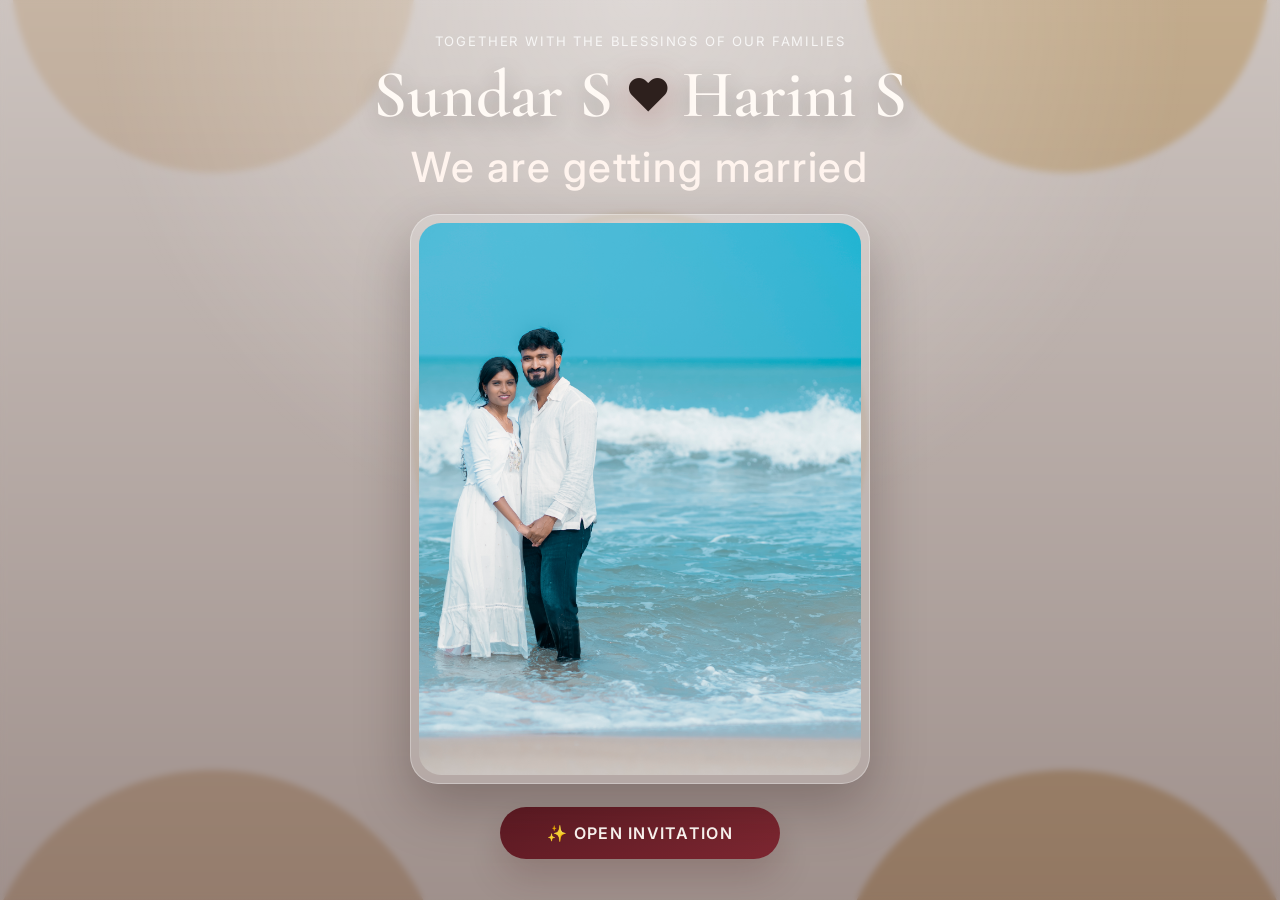
<file: index.html>
<!DOCTYPE html>
<html lang="en">
  <head>
    <meta charset="UTF-8" />
    <meta name="viewport" content="width=device-width, initial-scale=1.0" />
    <meta
      name="description"
      content="You're invited to celebrate our special day on 13 November 2026 in Madurai."
    />
    <meta property="og:title" content="Sundar S ❤️ Harini S — Wedding Invitation" />
    <meta
      property="og:description"
      content="You're invited to celebrate our special day on 13 November 2026 in Madurai."
    />
    <meta property="og:image" content="assets/images/couple.svg" />
    <meta property="og:url" content="https://example.com" />
    <meta property="og:type" content="website" />
    <title>Sundar S ❤️ Harini S — Wedding Invitation</title>
    <link rel="icon" type="image/svg+xml" href="assets/favicon.svg" />
    <link rel="preconnect" href="https://fonts.googleapis.com" />
    <link rel="preconnect" href="https://fonts.gstatic.com" crossorigin />
    <link
      href="https://fonts.googleapis.com/css2?family=Cormorant+Garamond:wght@400;500;600;700&family=Inter:wght@400;500;600;700&display=swap"
      rel="stylesheet"
    />
    <link rel="stylesheet" href="css/style.css" />
  </head>
  <body class="page-opening" data-page="opening">
    <div class="opening-screen" aria-label="Wedding opening page">
      <div class="background-blur" aria-hidden="true"></div>
      <div class="opening-content">
        <p class="subtitle">Together with the blessings of our families</p>

        <div class="names-wrap" aria-label="Couple names">
          <span class="name-card" data-config="groomName">Sundar S</span>
          <span class="heart-separator" aria-hidden="true">❤️</span>
          <span class="name-card" data-config="brideName">Harini S</span>
        </div>

        <h1 class="wedding-heading">We are getting married</h1>

        <div class="photo-frame">
          <img src="assets/images/couple.jpg" data-image-config="couple" alt="Sundar and Harini smiling together" class="opening-photo" />
        </div>

        <button id="openInvitationBtn" class="primary-btn open-btn" type="button" aria-label="Open invitation">
          ✨ OPEN INVITATION
        </button>
      </div>
    </div>

    <script src="js/config.js"></script>
    <script src="js/script.js"></script>
  </body>
</html>
</file>
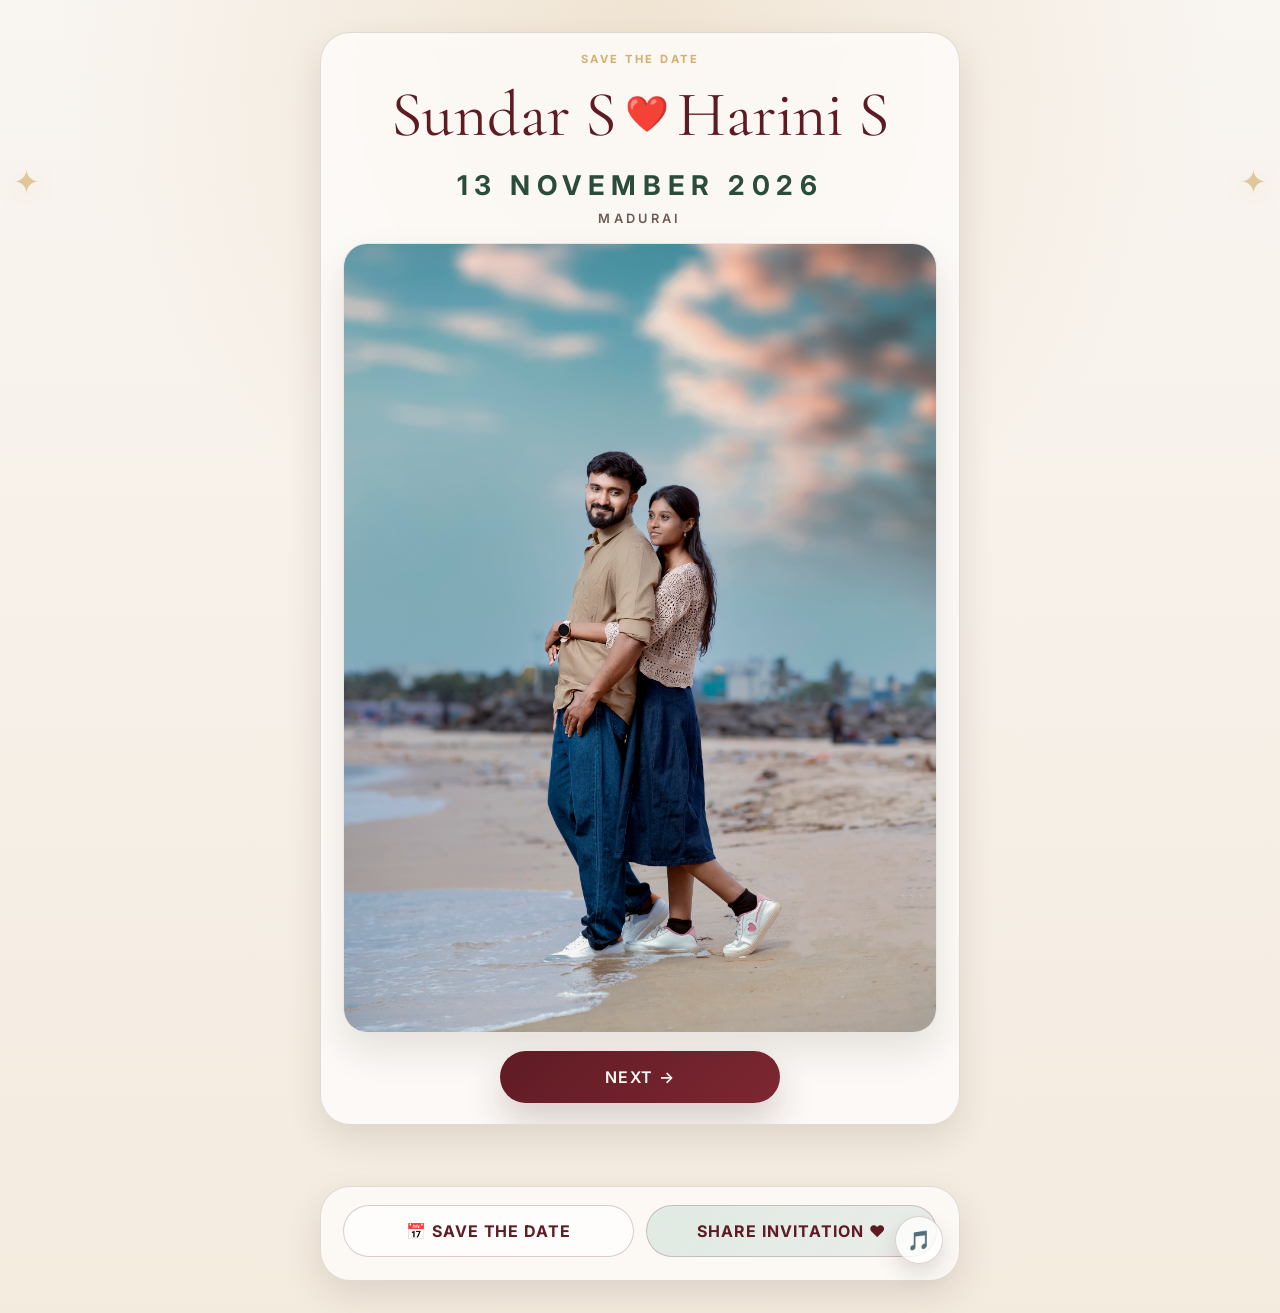
<file: invitation.html>
<!DOCTYPE html>
<html lang="en">
  <head>
    <meta charset="UTF-8" />
    <meta name="viewport" content="width=device-width, initial-scale=1.0" />
    <meta
      name="description"
      content="You're invited to celebrate our special day on 13 November 2026 in Madurai."
    />
    <meta property="og:title" content="Sundar S ❤️ Harini S — Wedding Invitation" />
    <meta
      property="og:description"
      content="You're invited to celebrate our special day on 13 November 2026 in Madurai."
    />
    <meta property="og:image" content="assets/images/couple.svg" />
    <meta property="og:url" content="https://example.com" />
    <meta property="og:type" content="website" />
    <title>Sundar S ❤️ Harini S — Wedding Invitation</title>
    <link rel="icon" type="image/svg+xml" href="assets/favicon.svg" />
    <link rel="preconnect" href="https://fonts.googleapis.com" />
    <link rel="preconnect" href="https://fonts.gstatic.com" crossorigin />
    <link
      href="https://fonts.googleapis.com/css2?family=Cormorant+Garamond:wght@400;500;600;700&family=Inter:wght@400;500;600;700&display=swap"
      rel="stylesheet"
    />
    <link rel="stylesheet" href="css/style.css" />
  </head>
  <body class="page-invitation" data-page="invitation">
    <div class="decor decor-left" aria-hidden="true">✦</div>
    <div class="decor decor-right" aria-hidden="true">✦</div>

    <main class="invitation-page">
      <section class="section-card reveal-section is-visible">
        <p class="section-tag">SAVE THE DATE</p>

        <div class="names-block" aria-label="Couple names">
          <span data-config="groomName">Sundar S</span>
          <span class="heart-inline" aria-hidden="true">❤️</span>
          <span data-config="brideName">Harini S</span>
        </div>

        <div class="date-block">
          <p class="date-line">13 NOVEMBER 2026</p>
          <p class="location-line">MADURAI</p>
        </div>

        <div class="photo-wrap">
          <img src="assets/images/couple2.jpg" data-image-config="secondaryCouple" alt="Sundar and Harini in a romantic portrait" class="invitation-photo" />
        </div>

        <div class="primary-actions">
          <button class="primary-btn next-button" type="button" data-next-target="#locationSection">
            NEXT →
          </button>
        </div>
      </section>

      <section id="locationSection" class="section-card reveal-section">
        <p class="section-tag">JOIN US</p>
        <h2 class="section-heading">Wedding Venue</h2>

        <div class="venue-card">
          <p class="venue-name" data-config="venueName">YOUR VENUE</p>
          <p class="venue-address" data-config="venueAddress">MADURAI, TAMIL NADU</p>
        </div>

        <div class="primary-actions">
          <a
            id="mapsLink"
            class="primary-btn maps-btn"
            href="https://maps.google.com/?q=Madurai+Tamil+Nadu"
            target="_blank"
            rel="noopener noreferrer"
            aria-label="Open wedding venue in Google Maps"
          >
            📍 OPEN GOOGLE MAPS
          </a>
        </div>

        <div class="primary-actions">
          <button class="primary-btn next-button" type="button" data-next-target="#countdownSection">
            NEXT →
          </button>
        </div>
      </section>

      <section id="countdownSection" class="section-card reveal-section">
        <p class="section-tag">COUNTING DOWN</p>
        <h2 class="section-heading">COUNTING DOWN TO OUR BIG DAY</h2>

        <div id="countdown" class="countdown" aria-live="polite">
          <div class="count-box">
            <span data-countdown="days">00</span>
            <small>DAYS</small>
          </div>
          <div class="count-box">
            <span data-countdown="hours">00</span>
            <small>HOURS</small>
          </div>
          <div class="count-box">
            <span data-countdown="minutes">00</span>
            <small>MINUTES</small>
          </div>
          <div class="count-box">
            <span data-countdown="seconds">00</span>
            <small>SECONDS</small>
          </div>
        </div>

        <p id="countdownMessage" class="countdown-message" aria-live="polite">TODAY IS THE DAY ❤️</p>
      </section>

      <section class="section-card footer-card">
        <div class="footer-actions">
          <button type="button" class="secondary-btn" id="saveDateBtn">📅 SAVE THE DATE</button>
          <a
            class="secondary-btn whatsapp-btn"
            id="whatsappShare"
            href="#"
            target="_blank"
            rel="noopener noreferrer"
            aria-label="Share invitation on WhatsApp"
          >
            SHARE INVITATION ❤️
          </a>
        </div>

        <button class="music-toggle" type="button" id="musicToggle" aria-label="Toggle music">
          🎵
        </button>
      </section>
    </main>

    <script src="js/config.js"></script>
    <script src="js/countdown.js"></script>
    <script src="js/script.js"></script>
  </body>
</html>
</file>
<file: css/style.css>
:root {
  --bg-ivory: #f8f3ec;
  --bg-cream: #f3eadf;
  --bg-rose: #f8e8e2;
  --card: rgba(255, 255, 255, 0.7);
  --maroon: #5f1b24;
  --maroon-deep: #3b0d18;
  --gold: #d4af6d;
  --gold-soft: #e7d3a4;
  --green: #2b4b3b;
  --text: #2d201d;
  --muted: #6d5a52;
  --shadow: rgba(60, 37, 24, 0.12);
  --line: rgba(86, 54, 42, 0.16);
}

* {
  box-sizing: border-box;
}

html {
  scroll-behavior: smooth;
}

body {
  margin: 0;
  font-family: "Inter", sans-serif;
  background: linear-gradient(180deg, #f5efe8 0%, #f9f5f0 35%, #f3eadf 100%);
  color: var(--text);
  overflow-x: hidden;
}

img {
  max-width: 100%;
  display: block;
}

a {
  text-decoration: none;
}

button,
input,
select,
textarea {
  font: inherit;
}

.page-opening {
  min-height: 100vh;
  background:
    linear-gradient(rgba(32, 9, 18, 0.2), rgba(32, 9, 18, 0.4)),
    url("../assets/images/background.svg") center/cover no-repeat fixed;
}

.opening-screen {
  position: relative;
  display: flex;
  align-items: center;
  justify-content: center;
  min-height: 100vh;
  padding: 2rem 1rem 2.5rem;
}

.background-blur {
  position: absolute;
  inset: 0;
  background: radial-gradient(circle at top, rgba(255, 255, 255, 0.35), transparent 50%);
  backdrop-filter: blur(3px);
}

.opening-content {
  position: relative;
  z-index: 1;
  width: min(100%, 540px);
  text-align: center;
  animation: fadeUp 1.2s ease both;
}

.subtitle {
  margin: 0 0 1rem;
  font-size: 0.82rem;
  letter-spacing: 0.14em;
  text-transform: uppercase;
  color: rgba(255, 255, 255, 0.8);
}

.names-wrap {
  display: flex;
  align-items: center;
  justify-content: center;
  gap: 0.8rem;
  flex-wrap: wrap;
  margin-bottom: 1rem;
}

.name-card {
  font-family: "Cormorant Garamond", serif;
  font-size: clamp(2.4rem, 6vw, 4.2rem);
  line-height: 0.9;
  font-weight: 600;
  color: #fffaf5;
  text-shadow: 0 8px 24px rgba(28, 18, 17, 0.28);
}

.heart-separator {
  font-size: clamp(1.8rem, 5vw, 2.8rem);
  filter: drop-shadow(0 8px 18px rgba(123, 24, 24, 0.35));
}

.wedding-heading {
  margin: 0.5rem 0 1.4rem;
  font-size: clamp(1.6rem, 5vw, 2.6rem);
  font-weight: 500;
  letter-spacing: 0.04em;
  color: #fff4ee;
}

.photo-frame {
  width: min(100%, 460px);
  margin: 0 auto 1.4rem;
  padding: 0.5rem;
  border-radius: 28px;
  background: rgba(255, 255, 255, 0.18);
  border: 1px solid rgba(255, 255, 255, 0.3);
  box-shadow: 0 22px 54px rgba(33, 15, 15, 0.28);
  animation: imageReveal 1.6s ease both 0.3s;
}

.opening-photo {
  width: 100%;
  object-fit: cover;
  aspect-ratio: 4 / 5;
  border-radius: 22px;
}

.primary-btn,
.secondary-btn {
  border: none;
  cursor: pointer;
  transition: transform 0.25s ease, box-shadow 0.25s ease, filter 0.25s ease;
}

.primary-btn {
  display: inline-flex;
  align-items: center;
  justify-content: center;
  gap: 0.5rem;
  padding: 1rem 1.6rem;
  min-width: min(100%, 280px);
  border-radius: 999px;
  background: linear-gradient(135deg, var(--maroon) 0%, #7d2731 100%);
  color: #fffaf6;
  font-weight: 600;
  letter-spacing: 0.08em;
  text-transform: uppercase;
  box-shadow: 0 18px 36px rgba(72, 23, 26, 0.2);
}

.primary-btn:hover,
.primary-btn:focus-visible,
.secondary-btn:hover,
.secondary-btn:focus-visible {
  transform: translateY(-2px) scale(1.01);
  filter: brightness(1.04);
}

.primary-btn:active,
.secondary-btn:active {
  transform: scale(0.98);
}

.page-invitation {
  background:
    radial-gradient(circle at top, rgba(215, 181, 123, 0.25), transparent 40%),
    linear-gradient(180deg, #f9f5f1 0%, #f4ebdf 100%);
  min-height: 100vh;
  padding: 1.2rem 1rem 2rem;
}

.invitation-page {
  width: min(100%, 640px);
  margin: 0 auto;
  display: grid;
  gap: 1.2rem;
}

.section-card {
  position: relative;
  background: rgba(255, 255, 255, 0.68);
  border: 1px solid var(--line);
  border-radius: 30px;
  padding: 1.2rem 1rem 1.3rem;
  box-shadow: 0 14px 36px var(--shadow);
  backdrop-filter: blur(7px);
}

.section-tag {
  margin: 0 0 0.6rem;
  text-align: center;
  font-size: 0.7rem;
  letter-spacing: 0.22em;
  text-transform: uppercase;
  color: var(--gold);
  font-weight: 700;
}

.names-block {
  display: flex;
  align-items: center;
  justify-content: center;
  gap: 0.55rem;
  flex-wrap: wrap;
  font-family: "Cormorant Garamond", serif;
  font-size: clamp(2.2rem, 8vw, 4rem);
  color: var(--maroon);
  text-align: center;
}

.heart-inline {
  font-size: clamp(1.5rem, 4vw, 2.2rem);
}

.date-block {
  margin-top: 1rem;
  text-align: center;
}

.date-line {
  margin: 0;
  font-size: clamp(1.05rem, 4vw, 1.7rem);
  letter-spacing: 0.24em;
  font-weight: 700;
  color: var(--green);
}

.location-line {
  margin: 0.55rem 0 0;
  letter-spacing: 0.26em;
  font-size: 0.8rem;
  font-weight: 600;
  color: var(--muted);
}

.photo-wrap {
  margin-top: 1.1rem;
  border-radius: 24px;
  overflow: hidden;
  border: 1px solid rgba(118, 82, 51, 0.12);
  box-shadow: 0 18px 36px rgba(69, 38, 26, 0.12);
}

.invitation-photo {
  width: 100%;
  aspect-ratio: 3 / 4;
  object-fit: cover;
}

.primary-actions {
  margin-top: 1.1rem;
  display: flex;
  justify-content: center;
}

.reveal-section {
  opacity: 0;
  max-height: 0;
  overflow: hidden;
  padding-top: 0;
  padding-bottom: 0;
  pointer-events: none;
  transform: translateY(34px);
  transition: max-height 0.8s ease, opacity 0.7s ease, transform 0.7s ease, padding 0.6s ease;
}

.reveal-section.is-visible {
  opacity: 1;
  max-height: 1400px;
  padding-top: 1.2rem;
  padding-bottom: 1.3rem;
  pointer-events: auto;
  transform: translateY(0);
}

.section-heading {
  margin: 0.2rem 0 1rem;
  text-align: center;
  font-family: "Cormorant Garamond", serif;
  font-size: clamp(2.1rem, 8vw, 3.2rem);
  color: var(--maroon);
}

.venue-card {
  text-align: center;
  padding: 1.25rem 0.75rem;
  border-top: 1px solid rgba(102, 76, 53, 0.15);
  border-bottom: 1px solid rgba(102, 76, 53, 0.15);
}

.venue-name {
  margin: 0;
  font-weight: 700;
  font-size: clamp(1.2rem, 5vw, 2rem);
  color: var(--green);
}

.venue-address {
  margin: 0.5rem 0 0;
  color: var(--muted);
  line-height: 1.7;
  letter-spacing: 0.08em;
  text-transform: uppercase;
  font-size: 0.8rem;
}

.maps-btn {
  margin-top: 0.8rem;
}

.countdown {
  display: grid;
  grid-template-columns: repeat(4, minmax(0, 1fr));
  gap: 0.6rem;
  margin-top: 1rem;
}

.count-box {
  background: linear-gradient(180deg, rgba(255, 255, 255, 0.8), rgba(244, 224, 197, 0.6));
  border: 1px solid rgba(117, 90, 51, 0.12);
  border-radius: 18px;
  padding: 0.9rem 0.4rem;
  text-align: center;
  box-shadow: inset 0 0 0 1px rgba(255, 255, 255, 0.54);
}

.count-box span {
  display: block;
  font-size: clamp(1.5rem, 5vw, 2.5rem);
  font-weight: 700;
  color: var(--maroon-deep);
}

.count-box small {
  display: block;
  margin-top: 0.3rem;
  letter-spacing: 0.14em;
  font-size: 0.62rem;
  color: var(--muted);
  text-transform: uppercase;
}

.countdown-message {
  display: none;
  margin: 1rem 0 0;
  text-align: center;
  color: var(--maroon);
  font-weight: 700;
  letter-spacing: 0.05em;
}

.countdown-message.is-visible {
  display: block;
}

.footer-card {
  padding: 1.1rem 1rem 1.4rem;
}

.footer-actions {
  display: grid;
  gap: 0.8rem;
}

.secondary-btn {
  display: inline-flex;
  align-items: center;
  justify-content: center;
  width: 100%;
  padding: 0.95rem 1.3rem;
  border-radius: 999px;
  background: rgba(255, 255, 255, 0.6);
  color: var(--maroon);
  border: 1px solid rgba(95, 27, 36, 0.22);
  font-weight: 700;
  letter-spacing: 0.06em;
  text-transform: uppercase;
}

.whatsapp-btn {
  background: linear-gradient(135deg, rgba(22, 132, 93, 0.12), rgba(25, 87, 67, 0.08));
}

.music-toggle {
  position: fixed;
  right: 1rem;
  bottom: 1rem;
  width: 3rem;
  height: 3rem;
  border-radius: 50%;
  border: 1px solid rgba(95, 27, 36, 0.2);
  background: rgba(255, 255, 255, 0.78);
  box-shadow: 0 10px 22px rgba(58, 26, 22, 0.14);
  font-size: 1.2rem;
  cursor: pointer;
  z-index: 20;
}

.music-toggle.is-playing {
  background: linear-gradient(135deg, rgba(109, 51, 58, 0.16), rgba(212, 175, 109, 0.2));
}

.decor {
  position: fixed;
  top: 18%;
  font-size: clamp(1.2rem, 4vw, 2rem);
  color: rgba(212, 175, 109, 0.65);
  filter: drop-shadow(0 6px 14px rgba(86, 58, 24, 0.18));
  pointer-events: none;
  z-index: 0;
}

.decor-left {
  left: 0.8rem;
}

.decor-right {
  right: 0.8rem;
}

@keyframes fadeUp {
  from {
    opacity: 0;
    transform: translateY(30px);
  }

  to {
    opacity: 1;
    transform: translateY(0);
  }
}

@keyframes imageReveal {
  from {
    opacity: 0;
    transform: scale(0.96) translateY(18px);
  }

  to {
    opacity: 1;
    transform: scale(1) translateY(0);
  }
}

@media (min-width: 640px) {
  .page-invitation {
    padding-top: 2rem;
  }

  .section-card {
    padding-left: 1.4rem;
    padding-right: 1.4rem;
  }

  .footer-actions {
    grid-template-columns: 1fr 1fr;
  }
}

@media (prefers-reduced-motion: reduce) {
  html {
    scroll-behavior: auto;
  }

  *, *::before, *::after {
    animation-duration: 0.01ms !important;
    animation-iteration-count: 1 !important;
    transition-duration: 0.01ms !important;
  }
}
</file>
